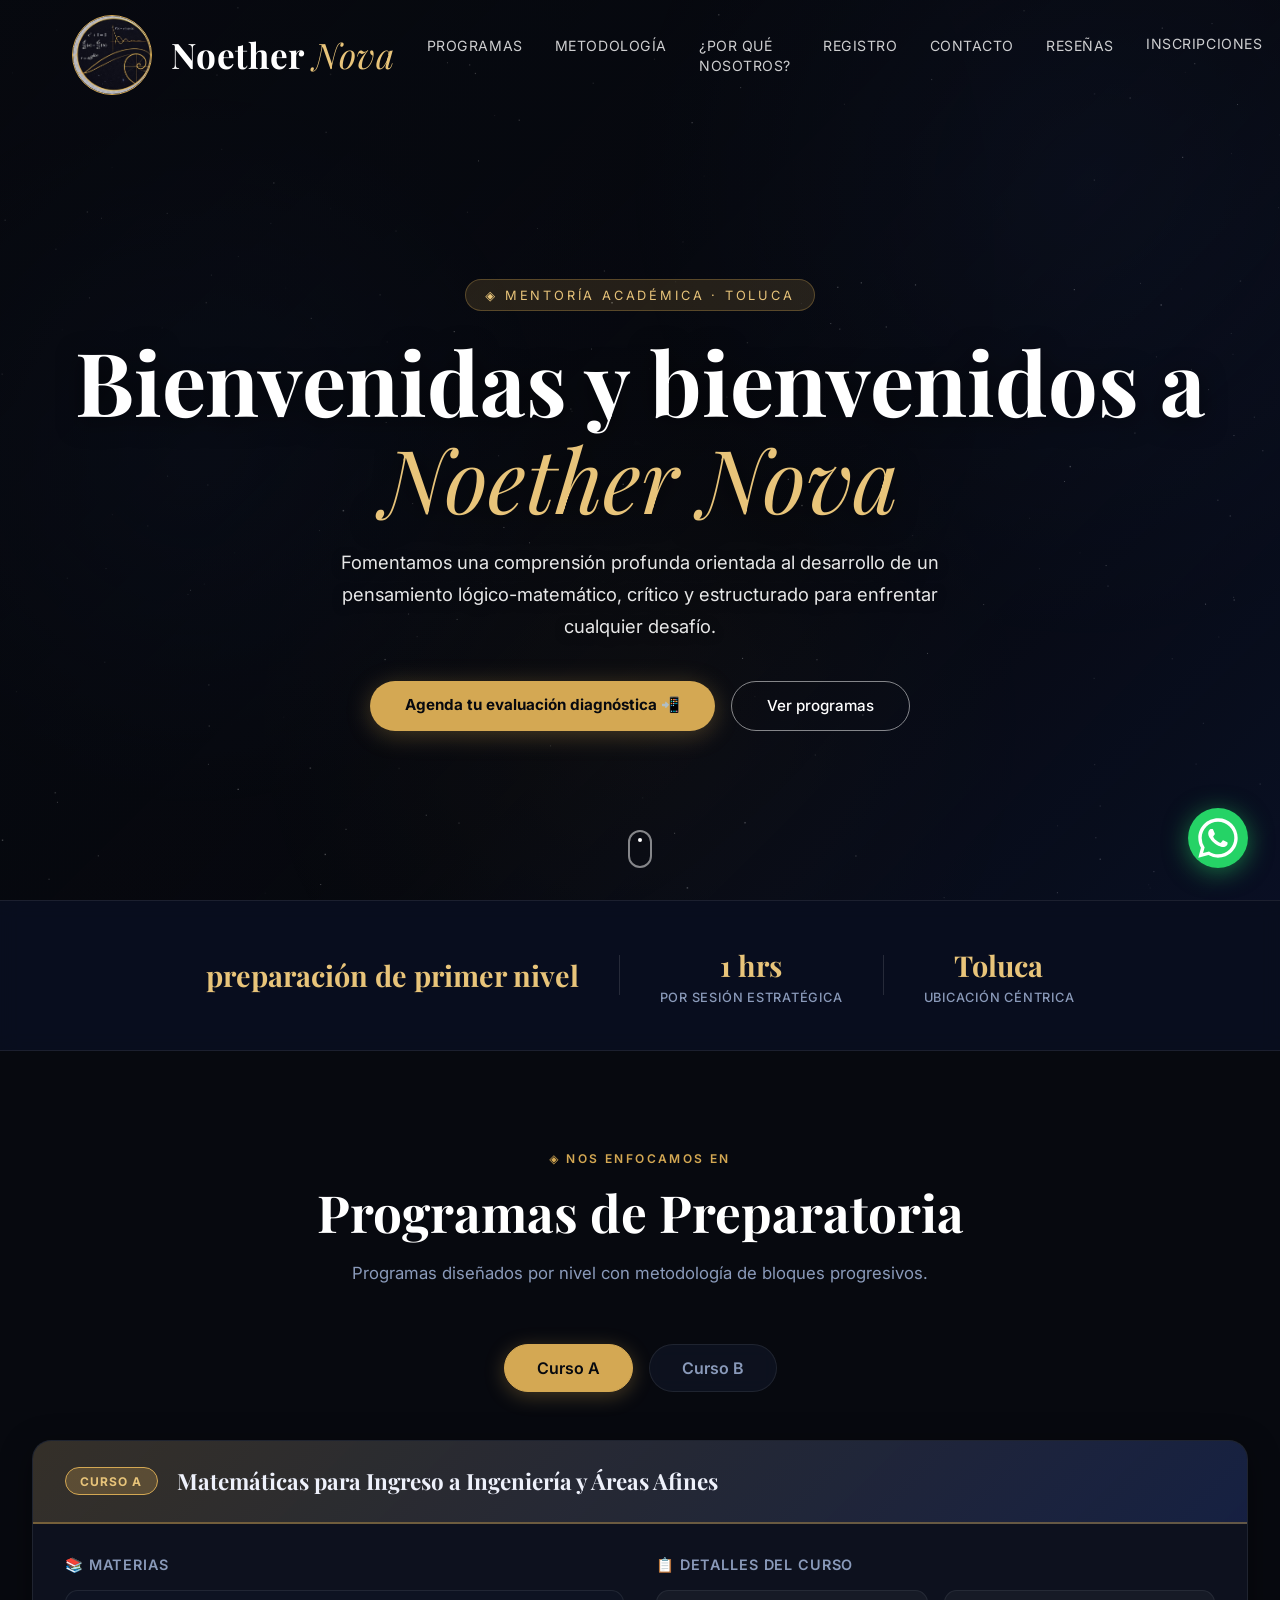
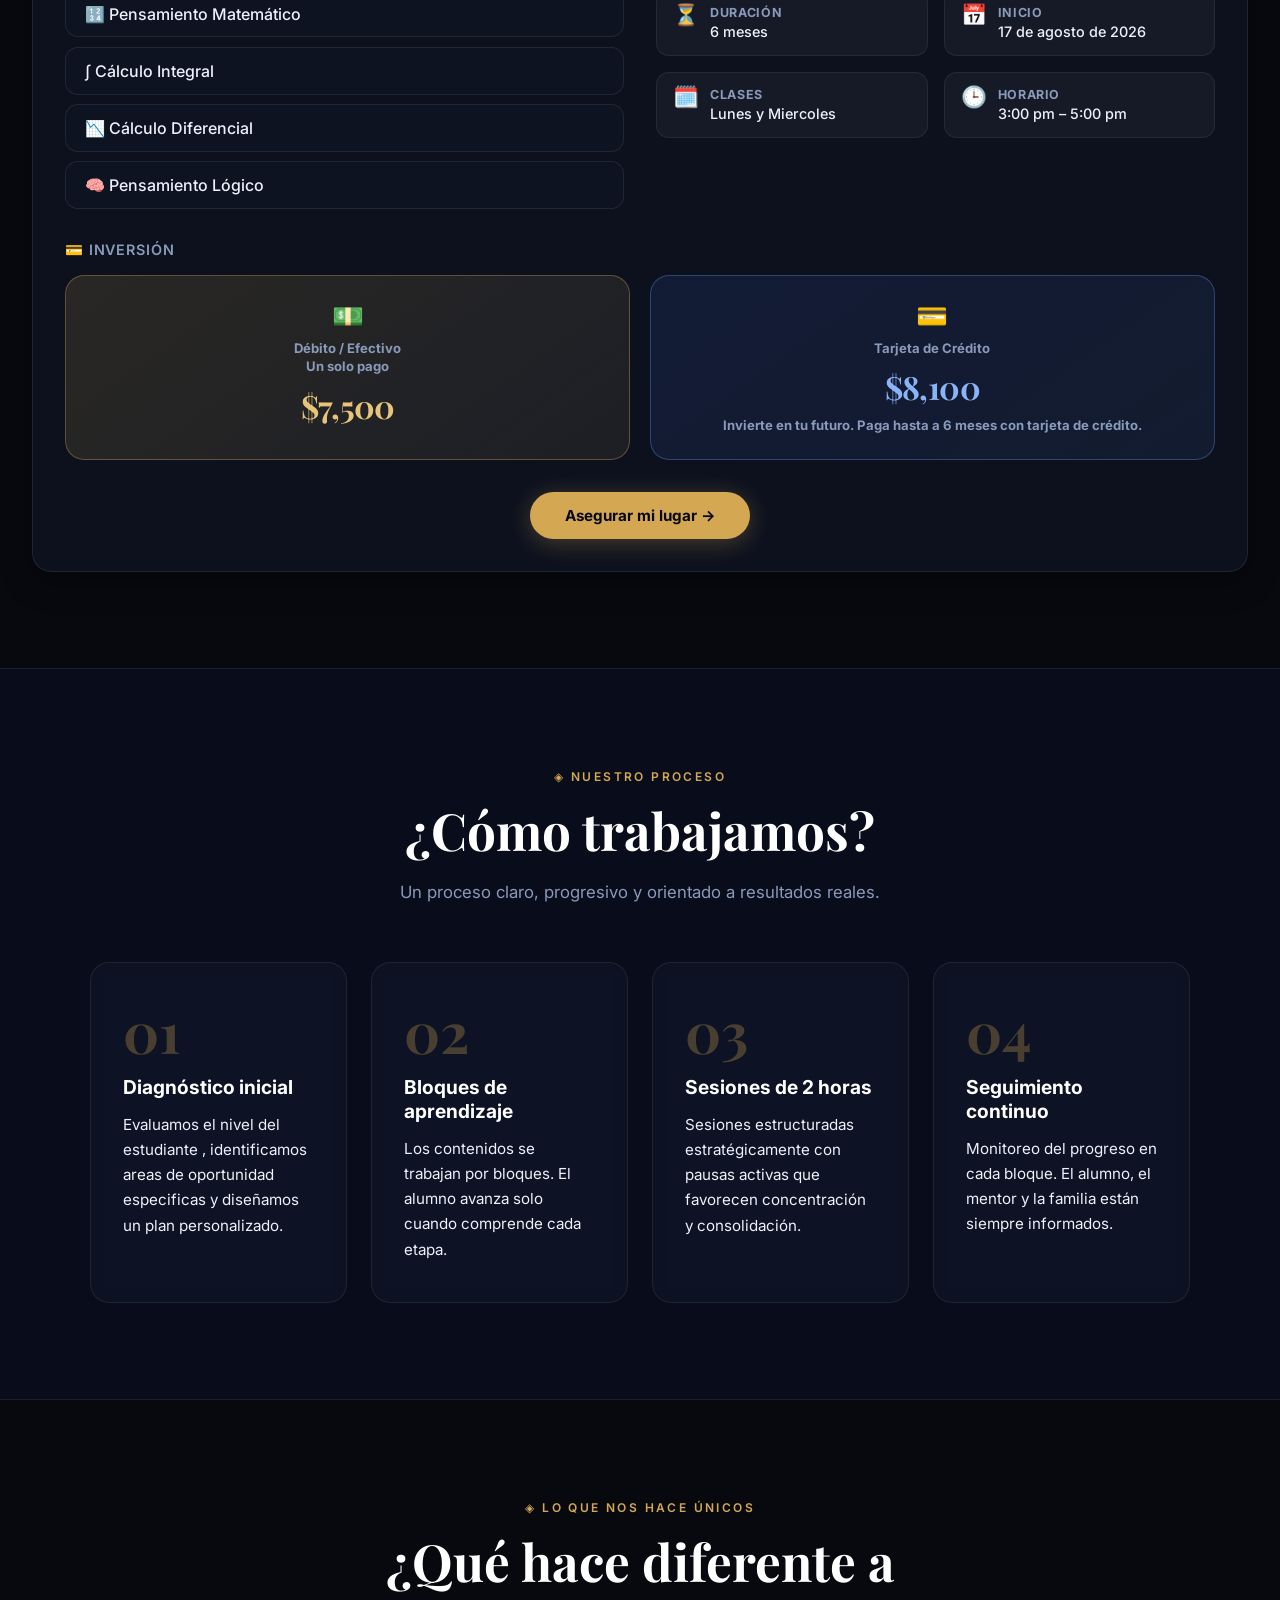
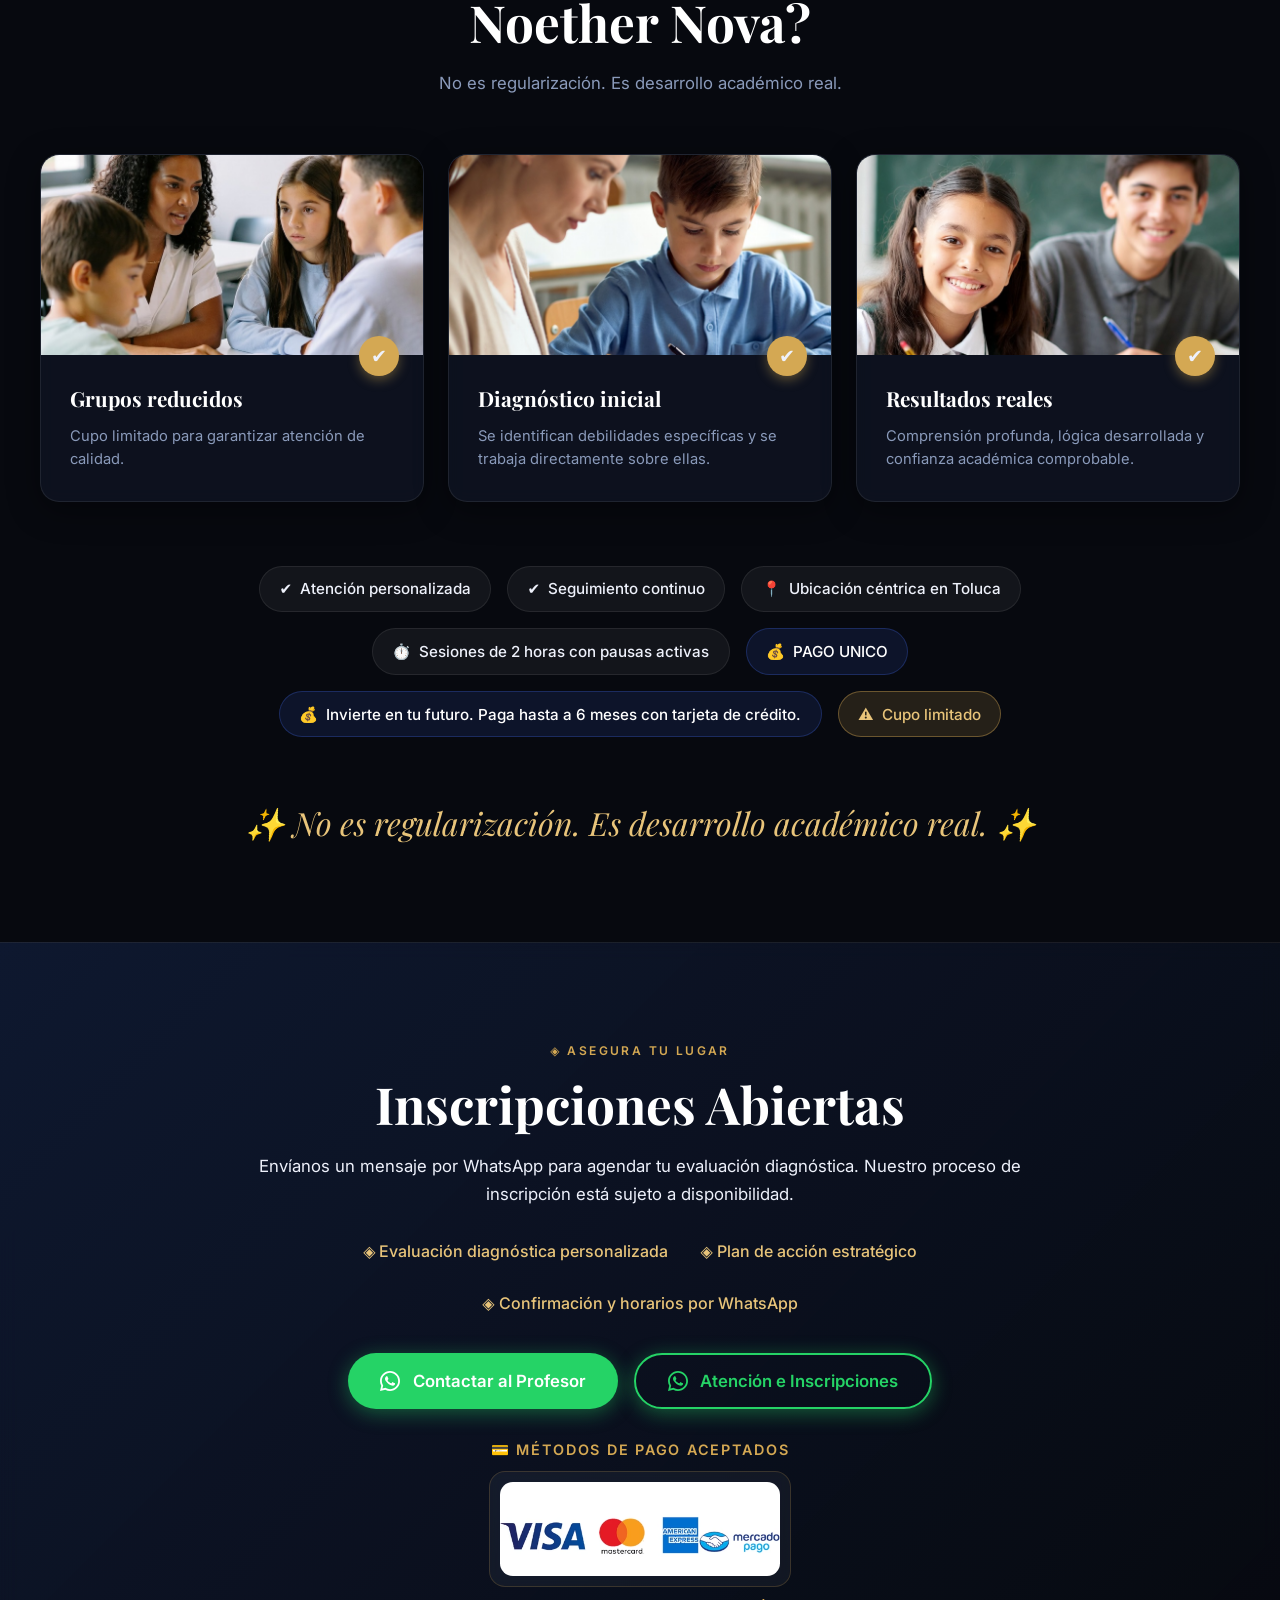
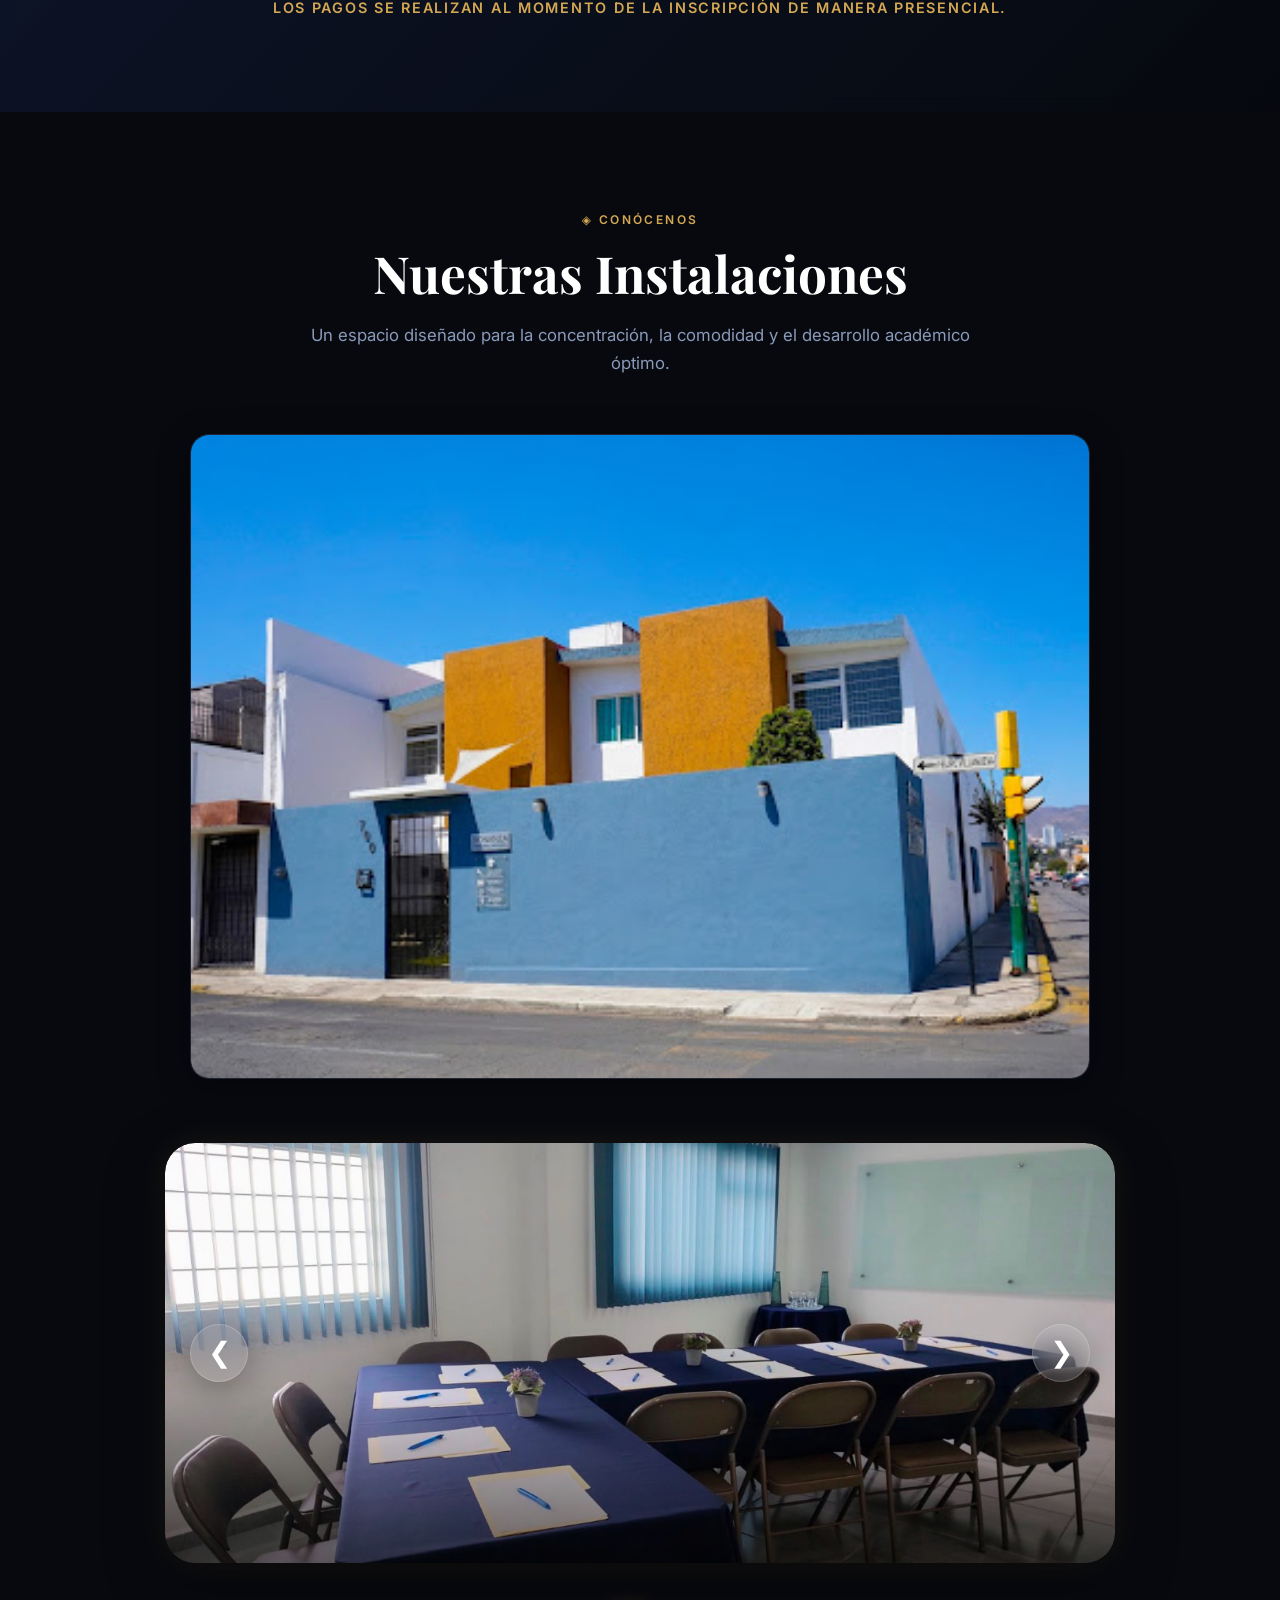
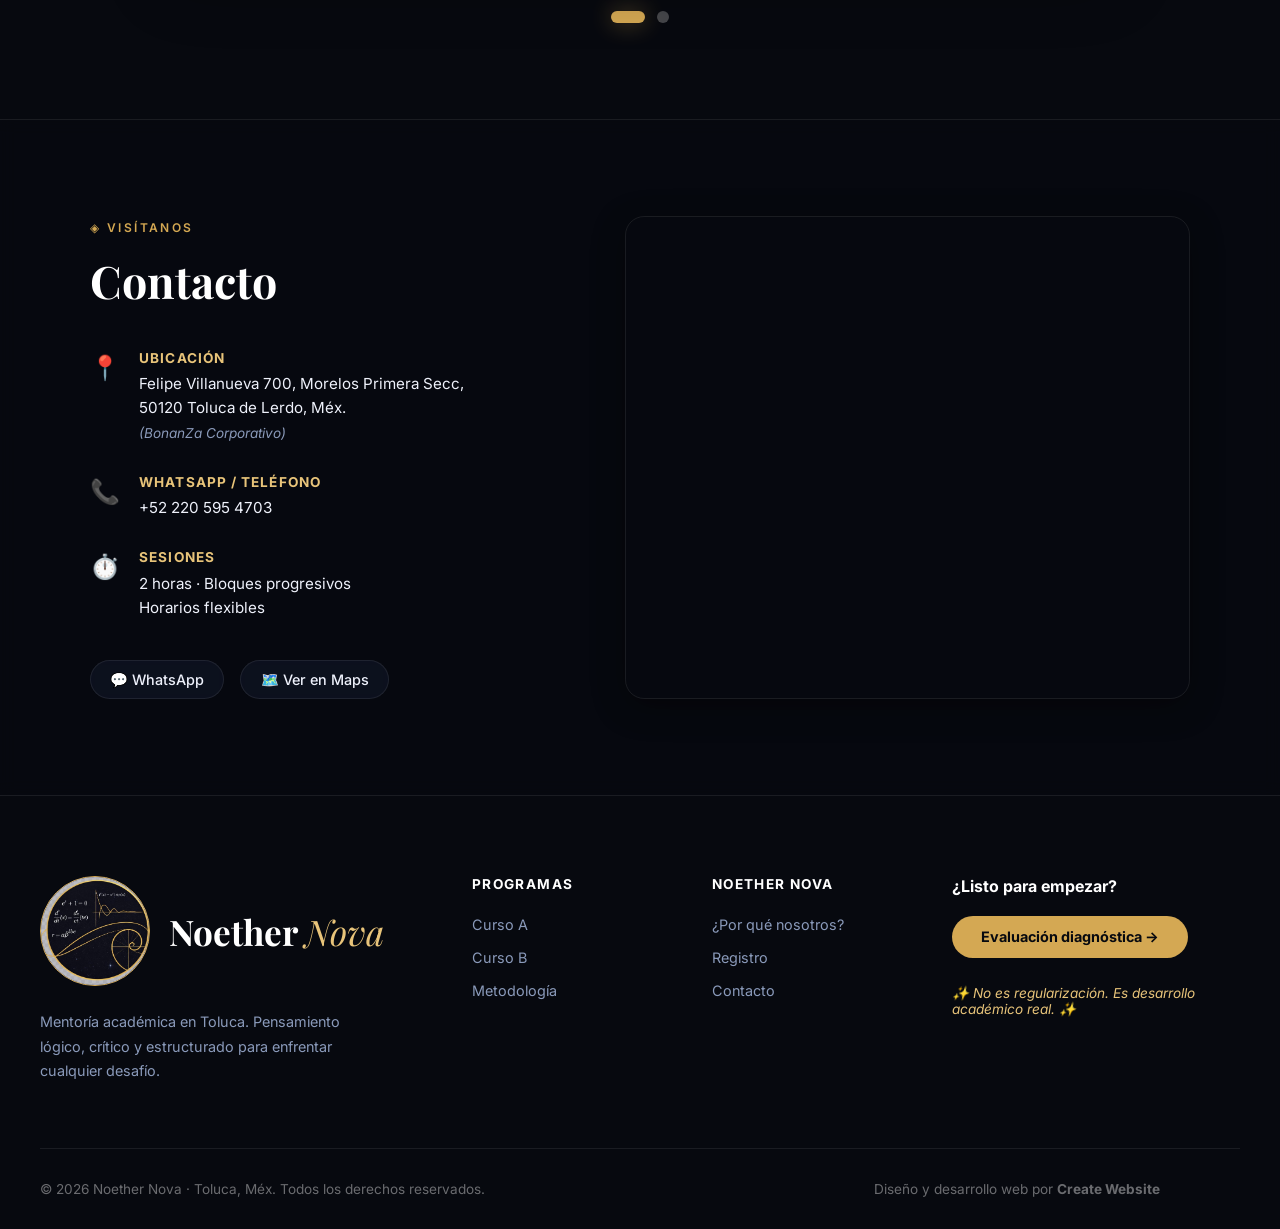
<file: index.html>
<!DOCTYPE html>
<html lang="es">

<head>
  <meta charset="UTF-8" />
  <meta name="viewport" content="width=device-width, initial-scale=1.0" />
  <title>Noether Nova | Mentoría Académica · Toluca</title>
  <link rel="icon" href="img/logo mejorado.jpg" type="image/jpeg">
  <meta name="description"
    content="Mentoría académica en Toluca. Preparación para Preparatoria y Universidad. Grupos reducidos, atención personalizada y resultados reales. $350/hr." />
  <link rel="preconnect" href="https://fonts.googleapis.com" />
  <link rel="preconnect" href="https://fonts.gstatic.com" crossorigin />
  <link
    href="https://fonts.googleapis.com/css2?family=Playfair+Display:ital,wght@0,400;0,600;0,700;1,400&family=Inter:wght@300;400;500;600&display=swap"
    rel="stylesheet" />
  <link rel="stylesheet" href="style.css">
</head>

<body>
  <!-- CANVAS FOR STARS -->
  <canvas id="starsCanvas"></canvas>

  <!-- NAV -->
  <nav class="navbar" id="navbar">
    <div class="nav-inner">
      <a href="#" class="logo">
        <img src="img/logo mejorado.jpg" alt="Logo Noether Nova" />
        <span>Noether <em>Nova</em></span>
      </a>
      <ul class="nav-links" id="navLinks">
        <li><a href="#niveles">Programas</a></li>
        <li><a href="#metodologia">Metodología</a></li>
        <li><a href="#diferenciadores">¿Por qué nosotros?</a></li>
        <li><a href="#registro">Registro</a></li>
        <li><a href="#contacto">Contacto</a></li>
        <li><a href="./reseña.php">Reseñas</a></li>
        <a href="#registro" class="btn-regresar">
          Inscripciones
        </a>
      </ul>
      <button class="hamburger" id="hamburger" aria-label="Menú"><span></span><span></span><span></span></button>
    </div>
  </nav>

  <!-- HERO -->
  <header class="hero" id="inicio">
    <div class="hero-overlay"></div>
    <div class="hero-content">
      <span class="hero-tag">◈ Mentoría Académica · Toluca</span>
      <h1>Bienvenidas y bienvenidos a<br /><em>Noether Nova</em></h1>
      <p>Fomentamos una comprensión profunda orientada al desarrollo de un pensamiento lógico-matemático, crítico y
        estructurado para enfrentar cualquier desafío.</p>
      <div class="hero-btns">
        <a href="#registro" class="btn-primary">Agenda tu evaluación diagnóstica 📲</a>
        <a href="#niveles" class="btn-ghost">Ver programas</a>
      </div>
    </div>
    <div class="hero-scroll"><span></span></div>
  </header>

  <!-- STATS -->
  <section class="stats-band">
    <div class="stat"><strong>preparación de primer nivel</strong></div>
    <div class="stat-sep"></div>
    <div class="stat"><strong>2 hrs</strong><span>Por sesión estratégica</span></div>
    <div class="stat-sep"></div>
    <div class="stat"><strong>Toluca</strong><span>Ubicación céntrica</span></div>
  </section>

  <!-- NIVELES CON TABS -->
  <section class="section" id="niveles">
    <div class="section-header">
      <span class="section-tag">◈ Nos enfocamos en</span>
      <h2>Programas de Preparatoria</h2>
      <p>Programas diseñados por nivel con metodología de bloques progresivos.</p>
    </div>

    <!-- TABS -->
    <div class="tabs-wrap">
      <button class="tab-btn active" data-tab="cursoa">Curso A</button>
      <button class="tab-btn" data-tab="cursob">Curso B</button>
    </div>

    <!-- CURSO A -->
    <div class="tab-panel active" id="panel-cursoa">
      <div class="curso-card" data-anim>
        <div class="curso-header curso-header--a">
          <span class="curso-badge">CURSO A</span>
          <h3>Matemáticas para Ingreso a Ingeniería y Áreas Afines</h3>
        </div>
        <div class="curso-body">
          <div class="curso-cols">
            <div class="curso-materias">
              <h4>📚 Materias</h4>
              <ul class="area-list">
                <li>🔢 Pensamiento Matemático</li>
                <li>∫ Cálculo Integral</li>
                <li>📉 Cálculo Diferencial</li>
                <li>🧠 Pensamiento Lógico</li>
              </ul>
            </div>
            <div class="curso-info">
              <h4>📋 Detalles del curso</h4>
              <div class="curso-detail-grid">
                <div class="curso-detail-item">
                  <span class="curso-detail-icon">⏳</span>
                  <div><strong>Duración</strong>
                    <p>6 meses</p>
                  </div>
                </div>
                <div class="curso-detail-item">
                  <span class="curso-detail-icon">📅</span>
                  <div><strong>Inicio</strong>
                    <p>17 de agosto de 2026</p>
                  </div>
                </div>
                <div class="curso-detail-item">
                  <span class="curso-detail-icon">🗓️</span>
                  <div><strong>Clases</strong>
                    <p>Lunes y Miercoles </p>
                  </div>
                </div>
                <div class="curso-detail-item">
                  <span class="curso-detail-icon">🕒</span>
                  <div><strong>Horario</strong>
                    <p>3:00 pm – 5:00 pm</p>
                  </div>
                </div>
              </div>
            </div>
          </div>

          <div class="curso-precios">
            <h4>💳 Inversión</h4>
            <div class="precio-cards">
              <div class="precio-card precio-card--gold">
                <span class="precio-card-icon">💵</span>
                <strong>Débito / Efectivo<br>Un solo pago</strong>
                <div class="precio-monto">$7,500</div>
              </div>
              <div class="precio-card precio-card--blue">
                <span class="precio-card-icon">💳</span>
                <strong>Tarjeta de Crédito</strong>
                <div class="precio-monto">$8,100</div>
                <strong>Invierte en tu futuro. Paga hasta a 6 meses con tarjeta de crédito.</strong>
              </div>
            </div>
          </div>

          <div class="curso-cta">
            <a href="#registro" class="btn-primary">Asegurar mi lugar →</a>
          </div>
        </div>
      </div>
    </div>

    <!-- CURSO B -->
    <div class="tab-panel" id="panel-cursob">
      <div class="curso-card" data-anim>
        <div class="curso-header curso-header--b">
          <span class="curso-badge">CURSO B</span>
          <h3>General a Diferentes Carreras / Licenciaturas Universidad</h3>
        </div>
        <div class="curso-body">
          <div class="curso-cols">
            <div class="curso-materias">
              <h4>📚 Materias</h4>
              <ul class="area-list">
                <li>🔢 Pensamiento Matemático</li>
                <li>🧠 Pensamiento Lógico</li>
                <li>📖 Comprensión Lectora</li>
                <li>✍️ Redacción Indirecta</li>
              </ul>
            </div>
            <div class="curso-info">
              <h4>📋 Detalles del curso</h4>
              <div class="curso-detail-grid">
                <div class="curso-detail-item">
                  <span class="curso-detail-icon">⏳</span>
                  <div><strong>Duración</strong>
                    <p>6 meses</p>
                  </div>
                </div>
                <div class="curso-detail-item">
                  <span class="curso-detail-icon">📅</span>
                  <div><strong>Inicio</strong>
                    <p>17 de agosto de 2026</p>
                  </div>
                </div>
                <div class="curso-detail-item">
                  <span class="curso-detail-icon">🗓️</span>
                  <div><strong>Clases</strong>
                    <p>Martes y Jueves</p>
                  </div>
                </div>
                <div class="curso-detail-item">
                  <span class="curso-detail-icon">🕒</span>
                  <div><strong>Horario</strong>
                    <p>3:00 pm – 5:00 pm</p>
                  </div>
                </div>
              </div>
            </div>
          </div>

          <div class="curso-precios">
            <h4>💳 Inversión</h4>
            <div class="precio-cards">
              <div class="precio-card precio-card--gold">
                <span class="precio-card-icon">💵</span>
                <strong>Débito / Efectivo<br>Un solo pago</strong>
                <div class="precio-monto">$9,000</div>
              </div>
              <div class="precio-card precio-card--blue">
                <span class="precio-card-icon">💳</span>
                <strong>Tarjeta de Crédito</strong>
                <div class="precio-monto">$9,500</div>
                <strong>Invierte en tu futuro. Paga hasta a 6 meses con tarjeta de crédito.</strong>
              </div>
            </div>
          </div>

          <div class="curso-cta">
            <a href="#registro" class="btn-primary">Asegurar mi lugar →</a>
          </div>
        </div>
      </div>
    </div>
  </section>

  <!-- METODOLOGÍA VISUAL -->
  <section class="section section--navy" id="metodologia">
    <div class="section-header section-header--light">
      <span class="section-tag">◈ Nuestro proceso</span>
      <h2>¿Cómo trabajamos?</h2>
      <p>Un proceso claro, progresivo y orientado a resultados reales.</p>
    </div>
    <div class="steps-grid">
      <div class="step-card" data-anim>
        <div class="step-num">01</div>
        <h3>Diagnóstico inicial</h3>
        <p>Evaluamos el nivel del estudiante , identificamos areas de oportunidad especificas y diseñamos un plan
          personalizado.</p>
      </div>
      <div class="step-card" data-anim>
        <div class="step-num">02</div>
        <h3>Bloques de aprendizaje</h3>
        <p>Los contenidos se trabajan por bloques. El alumno avanza solo cuando comprende cada etapa.</p>
      </div>
      <div class="step-card" data-anim>
        <div class="step-num">03</div>
        <h3>Sesiones de 2 horas</h3>
        <p>Sesiones estructuradas estratégicamente con pausas activas que favorecen concentración y consolidación.</p>
      </div>
      <div class="step-card" data-anim>
        <div class="step-num">04</div>
        <h3>Seguimiento continuo</h3>
        <p>Monitoreo del progreso en cada bloque. El alumno, el mentor y la familia están siempre informados.</p>
      </div>
    </div>
  </section>

  <!-- DIFERENCIADORES -->
  <section class="section" id="diferenciadores">
    <div class="section-header">
      <span class="section-tag">◈ Lo que nos hace únicos</span>
      <h2>¿Qué hace diferente a Noether Nova?</h2>
      <p>No es regularización. Es desarrollo académico real.</p>
    </div>
    <div class="dif-grid">
      <div class="dif-card" data-anim>
        <div class="dif-img"><img src="./img/grupo.jpg" alt="Grupos reducidos" /></div>
        <div class="dif-body">
          <span class="dif-check">✔️</span>
          <h3>Grupos reducidos</h3>
          <p>Cupo limitado para garantizar atención de calidad.</p>
        </div>
      </div>
      <div class="dif-card" data-anim>
        <div class="dif-img"><img src="./img/analisamos_aprendisaje.jpg" alt="Diagnóstico inicial" /></div>
        <div class="dif-body">
          <span class="dif-check">✔️</span>
          <h3>Diagnóstico inicial</h3>
          <p>Se identifican debilidades específicas y se trabaja directamente sobre ellas.</p>
        </div>
      </div>
      <div class="dif-card" data-anim>
        <div class="dif-img"><img src="./img/resultadosReales.jpg" alt="Resultados reales" /></div>
        <div class="dif-body">
          <span class="dif-check">✔️</span>
          <h3>Resultados reales</h3>
          <p>Comprensión profunda, lógica desarrollada y confianza académica comprobable.</p>
        </div>
      </div>
    </div>

    <div class="dif-extras" data-anim>
      <div class="extra-item"><span>✔️</span> Atención personalizada</div>
      <div class="extra-item"><span>✔️</span> Seguimiento continuo</div>
      <div class="extra-item"><span>📍</span> Ubicación céntrica en Toluca</div>
      <div class="extra-item"><span>⏱️</span> Sesiones de 2 horas con pausas activas</div>
      <div class="extra-item price-item"><span>💰</span> PAGO UNICO</div>
      <div class="extra-item price-item"><span>💰</span> Invierte en tu futuro.
        Paga hasta a 6 meses con tarjeta de crédito.</div>
      <div class="extra-item warn-item"><span>⚠️</span> Cupo limitado</div>
    </div>

    <div class="quote-banner" data-anim>
      ✨ No es regularización. Es desarrollo académico real. ✨
    </div>
  </section>

  <!-- REGISTRO -->
  <section class="section section--cta" id="registro">
    <div class="reservar-inner">
      <div class="reservar-text center-text">
        <span class="section-tag">◈ Asegura tu lugar</span>
        <h2>Inscripciones Abiertas</h2>
        <p>Envíanos un mensaje por WhatsApp para agendar tu evaluación diagnóstica. Nuestro proceso de inscripción está
          sujeto a disponibilidad.</p>
        <ul class="reservar-perks inline-perks">
          <li>◈ Evaluación diagnóstica personalizada</li>
          <li>◈ Plan de acción estratégico</li>
          <li>◈ Confirmación y horarios por WhatsApp</li>
        </ul>
        <div class="btns-wa">

          <a href="https://wa.me/522205954703?text=Hola%20Noether%20Nova%2C%20quiero%20agendar%20mi%20evaluaci%C3%B3n%20diagn%C3%B3stica"
            class="btn-wa" target="_blank">

            <svg viewBox="0 0 24 24" fill="currentColor" width="20" height="20">
              <path
                d="M17.472 14.382c-.297-.149-1.758-.867-2.03-.967-.273-.099-.471-.148-.67.15-.197.297-.767.966-.94 1.164-.173.199-.347.223-.644.075-.297-.15-1.255-.463-2.39-1.475-.883-.788-1.48-1.761-1.653-2.059-.173-.297-.018-.458.13-.606.134-.133.298-.347.446-.52.149-.174.198-.298.298-.497.099-.198.05-.371-.025-.52-.075-.149-.669-1.612-.916-2.207-.242-.579-.487-.5-.669-.51-.173-.008-.371-.01-.57-.01-.198 0-.52.074-.792.372-.272.297-1.04 1.016-1.04 2.479 0 1.462 1.065 2.875 1.213 3.074.149.198 2.096 3.2 5.077 4.487.709.306 1.262.489 1.694.625.712.227 1.36.195 1.871.118.571-.085 1.758-.719 2.006-1.413.248-.694.248-1.289.173-1.413-.074-.124-.272-.198-.57-.347z" />
              <path
                d="M12 0C5.373 0 0 5.373 0 12c0 2.123.554 4.118 1.528 5.845L0 24l6.335-1.505A11.95 11.95 0 0 0 12 24c6.627 0 12-5.373 12-12S18.627 0 12 0zm0 21.818a9.808 9.808 0 0 1-5.002-1.369l-.359-.213-3.722.885.916-3.617-.234-.372A9.808 9.808 0 0 1 2.182 12C2.182 6.57 6.57 2.182 12 2.182c5.431 0 9.818 4.388 9.818 9.818 0 5.431-4.387 9.818-9.818 9.818z" />
            </svg>

            Contactar al Profesor

          </a>


          <a href="https://wa.me/527224149500?text=Hola%20Noether%20Nova%2C%20quiero%20agendar%20mi%20evaluaci%C3%B3n%20diagn%C3%B3stica"
            class="btn-wa btn-wa-secundario" target="_blank">

            <svg viewBox="0 0 24 24" fill="currentColor" width="20" height="20">
              <path
                d="M17.472 14.382c-.297-.149-1.758-.867-2.03-.967-.273-.099-.471-.148-.67.15-.197.297-.767.966-.94 1.164-.173.199-.347.223-.644.075-.297-.15-1.255-.463-2.39-1.475-.883-.788-1.48-1.761-1.653-2.059-.173-.297-.018-.458.13-.606.134-.133.298-.347.446-.52.149-.174.198-.298.298-.497.099-.198.05-.371-.025-.52-.075-.149-.669-1.612-.916-2.207-.242-.579-.487-.5-.669-.51-.173-.008-.371-.01-.57-.01-.198 0-.52.074-.792.372-.272.297-1.04 1.016-1.04 2.479 0 1.462 1.065 2.875 1.213 3.074.149.198 2.096 3.2 5.077 4.487.709.306 1.262.489 1.694.625.712.227 1.36.195 1.871.118.571-.085 1.758-.719 2.006-1.413.248-.694.248-1.289.173-1.413-.074-.124-.272-.198-.57-.347z" />
              <path
                d="M12 0C5.373 0 0 5.373 0 12c0 2.123.554 4.118 1.528 5.845L0 24l6.335-1.505A11.95 11.95 0 0 0 12 24c6.627 0 12-5.373 12-12S18.627 0 12 0zm0 21.818a9.808 9.808 0 0 1-5.002-1.369l-.359-.213-3.722.885.916-3.617-.234-.372A9.808 9.808 0 0 1 2.182 12C2.182 6.57 6.57 2.182 12 2.182c5.431 0 9.818 4.388 9.818 9.818 0 5.431-4.387 9.818-9.818 9.818z" />
            </svg>

            Atención e Inscripciones

          </a>

        </div>

        <div class="metodos-pago">
          <span class="metodos-pago-label">💳 Métodos de pago aceptados</span>
          <div class="metodos-pago-img-wrap">
            <img src="img/pago.avif" alt="Métodos de pago" class="metodos-pago-img" />
          </div>
          <span class="metodos-pago-label">Los pagos se realizan al momento de la inscripción de manera
            presencial.</span>
        </div>
      </div>
    </div>
  </section>

  <!-- INSTALACIONES -->
  <section class="section section--soft" id="instalaciones">
    <div class="section-header">
      <span class="section-tag">◈ Conócenos</span>
      <h2>Nuestras Instalaciones</h2>
      <p>Un espacio diseñado para la concentración, la comodidad y el desarrollo académico óptimo.</p>
    </div>
    <div class="inst-single">
      <div class="inst-img-wrapper" data-anim>
        <img src="img/lugar de asesoria.jpg" alt="Instalaciones Noether Nova" />
      </div>
    </div>
    <div class="carrusel">

      <button class="prev">&#10094;</button>

      <div class="carrusel-container">

        <img src="./img/gal1.jpeg" class="slide active">

        <img src="./img/gal2.jpeg" class="slide">

      </div>

      <button class="next">&#10095;</button>

    </div>


    <div class="indicadores">

      <span class="dot active"></span>
      <span class="dot"></span>

    </div>
  </section>


  <!-- CONTACTO Y MAPA -->
  <section class="section section--dark" id="contacto">
    <div class="contacto-grid">
      <div class="contacto-info">
        <span class="section-tag">◈ Visítanos</span>
        <h2>Contacto</h2>
        <div class="info-item">
          <span class="info-icon">📍</span>
          <div><strong>Ubicación</strong>
            <p>Felipe Villanueva 700, Morelos Primera Secc,<br />50120 Toluca de Lerdo, Méx.<br /><em>(BonanZa
                Corporativo)</em></p>
          </div>
        </div>
        <div class="info-item">
          <span class="info-icon">📞</span>
          <div><strong>WhatsApp / Teléfono</strong>
            <p>+52 220 595 4703</p>
          </div>
        </div>
        <div class="info-item">
          <span class="info-icon">⏱️</span>
          <div><strong>Sesiones</strong>
            <p>2 horas · Bloques progresivos<br />Horarios flexibles</p>
          </div>
        </div>
        <div class="social-links">
          <a href="https://wa.me/522205954703" class="social-btn" target="_blank">💬 WhatsApp</a>
          <a href="https://maps.app.goo.gl/WwSaxDJcxLnqQvec6" class="social-btn" target="_blank">🗺️ Ver en Maps</a>
        </div>
      </div>
      <div class="contacto-map">
        <iframe
          src="https://www.google.com/maps/embed?pb=!1m18!1m12!1m3!1d3762.5!2d-99.6655291!3d19.2811179!2m3!1f0!2f0!3f0!3m2!1i1024!2i768!4f13.1!3m3!1m2!1s0x85cd8900926143ff%3A0x9de38edbd9b6b082!2sBonanZa%20Corporativo!5e0!3m2!1ses!2smx!4v1"
          width="100%" height="100%" style="border:0;border-radius:1rem;" allowfullscreen="" loading="lazy"></iframe>
      </div>
    </div>
  </section>

  <!-- FOOTER -->
  <footer class="footer">
    <div class="footer-inner">
      <div class="footer-brand">
        <div class="footer-logo">
          <img src="img/logo mejorado.jpg" alt="Logo Noether Nova" />
          <span class="footer-name">Noether <em>Nova</em></span>
        </div>
        <p>Mentoría académica en Toluca. Pensamiento lógico, crítico y estructurado para enfrentar cualquier desafío.
        </p>
      </div>
      <div class="footer-links">
        <strong>Programas</strong>
        <a href="#niveles">Curso A</a>
        <a href="#niveles">Curso B</a>
        <a href="#metodologia">Metodología</a>
      </div>
      <div class="footer-links">
        <strong>Noether Nova</strong>
        <a href="#diferenciadores">¿Por qué nosotros?</a>
        <a href="#registro">Registro</a>
        <a href="#contacto">Contacto</a>
      </div>
      <div class="footer-cta">
        <strong>¿Listo para empezar?</strong>
        <a href="#registro" class="btn-footer">Evaluación diagnóstica →</a>
        <p class="footer-small">✨ No es regularización. Es desarrollo académico real. ✨</p>
      </div>
    </div>
    <div class="footer-bottom">
      <div class="footer-copy">© 2026 Noether Nova · Toluca, Méx. Todos los derechos reservados.</div>
      <div class="footer-copy">Diseño y desarrollo web por <strong>Create Website</strong></div>
    </div>
  </footer>

  <!-- FLOAT WA -->
  <a href="https://wa.me/522205954703?text=Hola%20Noether%20Nova%2C%20quiero%20informes%20sobre%20la%20mentor%C3%ADa"
    class="wa-float" target="_blank">
    <svg viewBox="0 0 32 32" fill="none">
      <circle cx="16" cy="16" r="16" fill="#25D366" />
      <path
        d="M23.5 8.5A10.45 10.45 0 0 0 16 5.5C10.2 5.5 5.5 10.2 5.5 16c0 1.85.48 3.65 1.4 5.23L5.5 26.5l5.4-1.37A10.47 10.47 0 0 0 16 26.5c5.8 0 10.5-4.7 10.5-10.5 0-2.8-1.09-5.43-3-7.5zm-7.5 16.15c-1.57 0-3.1-.42-4.44-1.22l-.32-.19-3.2.81.84-3.1-.2-.33A8.7 8.7 0 0 1 7.3 16c0-4.8 3.91-8.7 8.7-8.7 2.32 0 4.5.9 6.14 2.54A8.64 8.64 0 0 1 24.7 16c0 4.8-3.9 8.65-8.7 8.65zm4.76-6.5c-.26-.13-1.54-.76-1.78-.84-.24-.09-.41-.13-.58.13-.17.26-.65.84-.8 1.01-.14.17-.29.2-.55.07-.26-.13-1.1-.41-2.1-1.3-.78-.7-1.3-1.56-1.45-1.82-.15-.26-.02-.4.11-.53.12-.12.26-.3.39-.46.13-.16.17-.26.26-.43.09-.17.04-.32-.02-.45-.07-.13-.58-1.4-.8-1.92-.21-.5-.43-.43-.58-.44h-.5c-.17 0-.45.06-.69.3-.24.26-.9.88-.9 2.14s.92 2.48 1.05 2.65c.13.17 1.8 2.75 4.36 3.86.61.26 1.08.42 1.45.54.61.19 1.17.16 1.6.1.49-.07 1.5-.61 1.72-1.2.21-.58.21-1.08.14-1.19-.06-.1-.23-.16-.49-.29z"
        fill="white" />
    </svg>
  </a>

  <script src="app.js"></script>
</body>

</html>
</file>
<file: style.css>
/* ── ROOT ─────────────────────────────────── */
:root {
  --space-dark: #07090f;
  --space-card: rgba(16, 22, 38, 0.7);
  --space-card-hover: rgba(24, 34, 58, 0.9);
  --navy: #0a1128;
  --navy2: #121d40;
  --blue: #2a4494;
  --gold: #d4a853;
  --gold2: #e8c47a;
  --cream: #f8f9ff;
  --text: #eef1fb;
  --muted: #8a9aba;
  --white: #ffffff;
  --radius: 1.2rem;
  --shadow: 0 8px 32px rgba(0, 0, 0, .4);
  --border-glass: 1px solid rgba(255, 255, 255, 0.08);
  --font-serif: 'Playfair Display', Georgia, serif;
  --font-sans: 'Inter', system-ui, sans-serif;
  --nav-h: 110px;
}

*,
*::before,
*::after {
  box-sizing: border-box;
  margin: 0;
  padding: 0;
}

html {
  scroll-behavior: smooth;
}

/* ── STARRY BACKGROUND ── */
body {
  font-family: var(--font-sans);
  background-color: var(--space-dark);
  color: var(--text);
  overflow-x: hidden;
  position: relative;
}

/* Background Stars Effect */
body::before {
  content: '';
  position: fixed;
  top: 0;
  left: 0;
  right: 0;
  bottom: 0;
  z-index: -1;
  background-image:
    radial-gradient(circle at 15% 50%, rgba(20, 35, 70, 0.4), transparent 30%),
    radial-gradient(circle at 85% 20%, rgba(42, 68, 148, 0.25), transparent 35%),
    radial-gradient(circle at 50% 80%, rgba(212, 168, 83, 0.08), transparent 40%);
}

#starsCanvas {
  position: fixed;
  top: 0;
  left: 0;
  right: 0;
  bottom: 0;
  width: 100vw;
  height: 100vh;
  z-index: -2;
  pointer-events: none;
}

img {
  display: block;
  width: 100%;
  height: 100%;
  object-fit: cover;
}

a {
  text-decoration: none;
  color: inherit;
}

ul {
  list-style: none;
}

/* ── NAVBAR ──────────────────────────────── */
.navbar {
  position: fixed;
  top: 0;
  left: 0;
  right: 0;
  z-index: 900;
  height: var(--nav-h);
  transition: background .4s, box-shadow .4s, backdrop-filter .4s;
  border-bottom: 1px solid transparent;
}

.navbar.scrolled {
  background: rgba(7, 9, 15, 0.85);
  backdrop-filter: blur(16px);
  border-bottom: var(--border-glass);
  box-shadow: 0 4px 30px rgba(0, 0, 0, .5);
}

.nav-inner {
  max-width: 1200px;
  margin: 0 auto;
  height: 100%;
  display: flex;
  align-items: center;
  gap: 2rem;
  padding: 0 2rem;
}

.logo {
  display: flex;
  align-items: center;
  gap: 1.2rem;
  font-family: var(--font-serif);
  font-size: 2.2rem;
  font-weight: 700;
  color: var(--white);
  letter-spacing: .02em;
  white-space: nowrap;
}

.logo img {
  width: 80px;
  height: 80px;
  border-radius: 50%;
  border: 1px solid var(--gold);
}

.logo em {
  color: var(--gold2);
  font-style: italic;
  font-weight: 400;
}

.nav-links {
  display: flex;
  gap: 2rem;
  margin-left: auto;
}

.nav-links a {
  color: rgba(255, 255, 255, .8);
  font-size: .88rem;
  font-weight: 400;
  letter-spacing: .04em;
  text-transform: uppercase;
  transition: color .2s;
}

.nav-links a:hover {
  color: var(--gold2);
}

.btn-nav {
  background: var(--gold);
  color: var(--space-dark);
  padding: .55rem 1.4rem;
  border-radius: 2rem;
  font-size: .85rem;
  font-weight: 700;
  letter-spacing: .03em;
  transition: background .2s, transform .2s;
  white-space: nowrap;
}

.btn-nav:hover {
  background: var(--gold2);
  transform: translateY(-1px);
}

.hamburger {
  display: none;
  flex-direction: column;
  gap: 5px;
  background: none;
  border: none;
  cursor: pointer;
  padding: 4px;
}

.hamburger span {
  display: block;
  width: 24px;
  height: 2px;
  background: var(--white);
  border-radius: 2px;
  transition: .3s;
}

/* ── HERO ─────────────────────────────────── */
.hero {
  position: relative;
  height: 100vh;
  min-height: 620px;
  display: flex;
  align-items: center;
  justify-content: center;
  overflow: hidden;
  padding-top: var(--nav-h);
}

.hero-bg {
  position: absolute;
  inset: 0;
  object-fit: cover;
  object-position: center;
  transform: scale(1.05);
  transition: transform 8s ease;
}

.hero:hover .hero-bg {
  transform: scale(1);
}

.hero-overlay {
  position: absolute;
  inset: 0;
  background: linear-gradient(135deg, rgba(7, 9, 15, .85) 0%, rgba(7, 9, 15, .6) 60%, rgba(10, 17, 40, .8) 100%);
  z-index: 1;
}

.hero-content {
  position: relative;
  z-index: 2;
  text-align: center;
  color: var(--white);
  padding: 0 1.5rem;
  animation: fadeUp .9s ease both;
}

.hero-tag {
  display: inline-block;
  margin-bottom: 1.4rem;
  font-size: .8rem;
  letter-spacing: .22em;
  text-transform: uppercase;
  color: var(--gold2);
  background: rgba(212, 168, 83, .15);
  border: 1px solid rgba(212, 168, 83, .3);
  padding: .45rem 1.2rem;
  border-radius: 2rem;
  backdrop-filter: blur(4px);
}

.hero-content h1 {
  font-family: var(--font-serif);
  font-size: clamp(2.8rem, 7vw, 5.5rem);
  font-weight: 700;
  line-height: 1.1;
  margin-bottom: 1.2rem;
  text-shadow: 0 4px 24px rgba(0, 0, 0, .6);
}

.hero-content h1 em {
  color: var(--gold2);
  font-style: italic;
  font-weight: 400;
}

.hero-content p {
  font-size: clamp(.95rem, 2vw, 1.15rem);
  max-width: 600px;
  margin: 0 auto 2.4rem;
  color: rgba(255, 255, 255, .9);
  line-height: 1.75;
  text-shadow: 0 2px 10px rgba(0, 0, 0, .5);
}

.hero-btns {
  display: flex;
  gap: 1rem;
  justify-content: center;
  flex-wrap: wrap;
}

.btn-primary {
  background: var(--gold);
  color: var(--space-dark);
  padding: .9rem 2.2rem;
  border-radius: 2rem;
  font-size: .95rem;
  font-weight: 700;
  transition: background .2s, transform .2s, box-shadow .2s;
  box-shadow: 0 4px 24px rgba(212, 168, 83, .3);
}

.btn-primary:hover {
  background: var(--gold2);
  transform: translateY(-2px);
  box-shadow: 0 8px 32px rgba(212, 168, 83, .4);
}

.btn-ghost {
  color: var(--white);
  padding: .9rem 2.2rem;
  border-radius: 2rem;
  font-size: .95rem;
  font-weight: 500;
  border: 1px solid rgba(255, 255, 255, .5);
  transition: border-color .2s, background .2s;
  backdrop-filter: blur(4px);
}

.btn-ghost:hover {
  border-color: var(--gold2);
  background: rgba(255, 255, 255, .1);
}

.hero-scroll {
  position: absolute;
  bottom: 2rem;
  left: 50%;
  transform: translateX(-50%);
  z-index: 2;
}

.hero-scroll span {
  display: block;
  width: 24px;
  height: 38px;
  border: 2px solid rgba(255, 255, 255, .5);
  border-radius: 12px;
  position: relative;
}

.hero-scroll span::after {
  content: '';
  position: absolute;
  top: 6px;
  left: 50%;
  transform: translateX(-50%);
  width: 4px;
  height: 4px;
  background: var(--white);
  border-radius: 50%;
  animation: scrollDot 1.8s ease-in-out infinite;
}

/* ── STATS BAND ──────────────────────────── */
.stats-band {
  background: rgba(10, 17, 40, 0.6);
  display: flex;
  align-items: center;
  justify-content: center;
  gap: 0;
  flex-wrap: wrap;
  padding: 2rem;
  border-top: var(--border-glass);
  border-bottom: var(--border-glass);
  backdrop-filter: blur(10px);
}

.stat {
  display: flex;
  flex-direction: column;
  align-items: center;
  gap: .4rem;
  padding: .8rem 2.5rem;
  text-align: center;
}

.stat strong {
  font-family: var(--font-serif);
  font-size: 1.8rem;
  font-weight: 700;
  color: var(--gold2);
}

.stat span {
  font-size: .8rem;
  color: var(--muted);
  letter-spacing: .06em;
  text-transform: uppercase;
  font-weight: 500;
}

.stat-sep {
  width: 1px;
  height: 40px;
  background: rgba(255, 255, 255, .12);
}

/* ── SECTION BASE ────────────────────────── */
.section {
  padding: 6rem 2rem;
  position: relative;
}

.section--dark {
  background: rgba(7, 9, 15, 0.6);
  backdrop-filter: blur(8px);
  border-top: var(--border-glass);
}

.section--navy {
  background: rgba(10, 17, 40, 0.5);
  backdrop-filter: blur(8px);
  border-top: var(--border-glass);
  border-bottom: var(--border-glass);
}

.section--soft {
  background: transparent;
}

.section--cta {
  background: linear-gradient(135deg, rgba(20, 35, 70, 0.6), rgba(7, 9, 15, 0.8));
  backdrop-filter: blur(10px);
  border-top: var(--border-glass);
}

.section-header {
  text-align: center;
  max-width: 680px;
  margin: 0 auto 3.5rem;
}

.section-tag {
  display: inline-block;
  margin-bottom: 1rem;
  font-size: .75rem;
  letter-spacing: .2em;
  text-transform: uppercase;
  color: var(--gold);
  font-weight: 600;
}

.section-header h2 {
  font-family: var(--font-serif);
  font-size: clamp(2.2rem, 5vw, 3.2rem);
  font-weight: 700;
  margin-bottom: 1rem;
  line-height: 1.2;
  color: var(--white);
}

.section-header p {
  color: var(--muted);
  line-height: 1.7;
  font-size: 1.05rem;
}

/* ── TABS ────────────────────────────────── */
.tabs-wrap {
  display: flex;
  justify-content: center;
  gap: 1rem;
  margin-bottom: 3rem;
}

.tab-btn {
  background: var(--space-card);
  border: var(--border-glass);
  color: var(--muted);
  padding: .8rem 2rem;
  border-radius: 2rem;
  font-size: 1rem;
  font-weight: 600;
  font-family: var(--font-sans);
  cursor: pointer;
  transition: all .3s ease;
  backdrop-filter: blur(8px);
}

.tab-btn:hover {
  background: var(--space-card-hover);
  color: var(--white);
}

.tab-btn.active {
  background: var(--gold);
  color: var(--space-dark);
  border-color: var(--gold);
  box-shadow: 0 4px 20px rgba(212, 168, 83, .3);
}

.tab-panel {
  display: none;
  animation: fadeIn .5s ease;
}

.tab-panel.active {
  display: block;
}

@keyframes fadeIn {
  from {
    opacity: 0;
    transform: translateY(10px);
  }

  to {
    opacity: 1;
    transform: translateY(0);
  }
}

/* ── NIVEL GRID ──────────────────────────── */
.nivel-grid {
  max-width: 1100px;
  margin: 0 auto 4rem;
  display: grid;
  grid-template-columns: 1fr 1.2fr;
  gap: 4rem;
  align-items: center;
}

.nivel-intro {
  border-radius: var(--radius);
  overflow: hidden;
  box-shadow: 0 12px 40px rgba(0, 0, 0, .6);
  border: var(--border-glass);
  height: 400px;
}

.nivel-content {
  opacity: 0;
  transform: translateY(20px);
  transition: all .6s ease;
}

.nivel-content.visible {
  opacity: 1;
  transform: translateY(0);
}

.nivel-content h3 {
  font-family: var(--font-serif);
  font-size: 2rem;
  color: var(--gold2);
  margin-bottom: 1rem;
}

.nivel-content p {
  color: var(--text);
  line-height: 1.7;
  margin-bottom: 1.5rem;
  font-size: 1.05rem;
}

.nivel-content h4 {
  color: var(--white);
  font-size: 1.1rem;
  margin-bottom: 1rem;
}

.area-list {
  display: flex;
  flex-direction: column;
  gap: .6rem;
}

.area-list li {
  background: var(--space-card);
  padding: .8rem 1.2rem;
  border-radius: .8rem;
  border: var(--border-glass);
  font-weight: 500;
  display: flex;
  align-items: center;
  gap: .8rem;
}

/* ── BLOQUES ─────────────────────────────── */
.bloques-section {
  max-width: 1100px;
  margin: 0 auto 4rem;
}

.bloques-header {
  text-align: center;
  margin-bottom: 2.5rem;
}

.bloques-header h3 {
  font-family: var(--font-serif);
  font-size: 2rem;
  color: var(--white);
  margin-bottom: .8rem;
}

.bloques-grid {
  display: grid;
  grid-template-columns: repeat(auto-fit, minmax(220px, 1fr));
  gap: 1.5rem;
}

.bloque-card {
  background: var(--space-card);
  border: var(--border-glass);
  padding: 2rem 1.5rem;
  border-radius: var(--radius);
  text-align: center;
  backdrop-filter: blur(8px);
  transition: transform .3s, border-color .3s;
}

.bloque-card:hover {
  transform: translateY(-5px);
  border-color: var(--gold);
}

.bloque-icon {
  font-size: 2.5rem;
  display: block;
  margin-bottom: 1rem;
}

.bloque-card strong {
  display: block;
  font-size: 1.2rem;
  color: var(--gold2);
  margin-bottom: .5rem;
}

.bloque-card p {
  color: var(--text);
  font-size: .95rem;
  line-height: 1.5;
}

/* ── OBJETIVO BOX ────────────────────────── */
.objetivo-box {
  max-width: 1100px;
  margin: 0 auto 4rem;
  background: rgba(42, 68, 148, 0.15);
  border: 1px solid rgba(42, 68, 148, 0.4);
  padding: 3rem;
  border-radius: var(--radius);
  backdrop-filter: blur(8px);
}

.objetivo-box h4 {
  font-family: var(--font-serif);
  font-size: 1.8rem;
  color: var(--white);
  margin-bottom: 2rem;
  text-align: center;
}

.objetivo-grid {
  display: grid;
  grid-template-columns: repeat(auto-fit, minmax(240px, 1fr));
  gap: 1.5rem;
  margin-bottom: 2rem;
}

.obj-item {
  display: flex;
  gap: .8rem;
  align-items: flex-start;
}

.obj-item span {
  color: var(--gold);
  font-size: 1.2rem;
}

.obj-item p {
  font-size: 1rem;
  color: var(--text);
  font-weight: 500;
  line-height: 1.5;
}

.nota {
  text-align: center;
  color: var(--gold2);
  font-size: .9rem;
  font-style: italic;
  background: rgba(212, 168, 83, .1);
  padding: 1rem;
  border-radius: .5rem;
}

.precio-cta {
  text-align: center;
  margin-top: 3rem;
}

.precio-badge {
  display: inline-block;
  font-size: 1.8rem;
  font-family: var(--font-serif);
  font-weight: 700;
  color: var(--white);
  margin-bottom: 1.5rem;
}

.precio-badge span {
  font-size: 1rem;
  font-family: var(--font-sans);
  color: var(--muted);
  font-weight: 400;
  text-transform: uppercase;
  letter-spacing: .05em;
}

/* ── METODOLOGÍA (STEPS) ──────────────────── */
.steps-grid {
  max-width: 1100px;
  margin: 0 auto;
  display: grid;
  grid-template-columns: repeat(auto-fit, minmax(240px, 1fr));
  gap: 1.5rem;
}

.step-card {
  background: var(--space-card);
  border: var(--border-glass);
  border-radius: var(--radius);
  padding: 2.5rem 2rem;
  backdrop-filter: blur(8px);
  opacity: 0;
  transform: translateY(24px);
  transition: opacity .6s ease, transform .6s ease;
}

.step-card.visible {
  opacity: 1;
  transform: translateY(0);
}

.step-num {
  font-family: var(--font-serif);
  font-size: 3.5rem;
  font-weight: 700;
  color: var(--gold);
  opacity: .3;
  line-height: 1;
  margin-bottom: 1rem;
}

.step-card h3 {
  color: var(--white);
  font-size: 1.2rem;
  margin-bottom: .8rem;
}

.step-card p {
  color: var(--text);
  font-size: .95rem;
  line-height: 1.65;
}

/* ── DIFERENCIADORES ─────────────────────── */
.dif-grid {
  max-width: 1200px;
  margin: 0 auto 4rem;
  display: grid;
  grid-template-columns: repeat(3, 1fr);
  gap: 1.5rem;
}

.dif-card {
  background: var(--space-card);
  border-radius: var(--radius);
  overflow: hidden;
  box-shadow: var(--shadow);
  border: var(--border-glass);
  backdrop-filter: blur(8px);
  transition: transform .3s;
}

.dif-card:hover {
  transform: translateY(-5px);
}

.dif-img {
  height: 200px;
}

.dif-body {
  padding: 1.8rem;
  position: relative;
}

.dif-check {
  position: absolute;
  top: -1.2rem;
  right: 1.5rem;
  background: var(--gold);
  width: 40px;
  height: 40px;
  border-radius: 50%;
  display: flex;
  align-items: center;
  justify-content: center;
  font-size: 1.2rem;
  box-shadow: 0 4px 12px rgba(212, 168, 83, .4);
}

.dif-body h3 {
  font-family: var(--font-serif);
  font-size: 1.3rem;
  margin-bottom: .8rem;
  color: var(--white);
}

.dif-body p {
  color: var(--muted);
  font-size: .92rem;
  line-height: 1.6;
}

.dif-extras {
  max-width: 900px;
  margin: 0 auto 4rem;
  display: flex;
  flex-wrap: wrap;
  justify-content: center;
  gap: 1rem;
}

.extra-item {
  background: rgba(255, 255, 255, .05);
  border: var(--border-glass);
  padding: .8rem 1.2rem;
  border-radius: 2rem;
  font-size: .95rem;
  font-weight: 500;
  display: flex;
  align-items: center;
  gap: .5rem;
}

.price-item {
  background: rgba(42, 68, 148, .2);
  border-color: rgba(42, 68, 148, .5);
  color: var(--white);
}

.warn-item {
  background: rgba(212, 168, 83, .15);
  border-color: rgba(212, 168, 83, .4);
  color: var(--gold2);
}

.quote-banner {
  max-width: 800px;
  margin: 0 auto;
  text-align: center;
  font-family: var(--font-serif);
  font-size: clamp(1.4rem, 3vw, 2rem);
  color: var(--gold2);
  font-style: italic;
  line-height: 1.4;
}

/* ── REGISTRO ────────────────────────────── */
.reservar-inner {
  max-width: 800px;
  margin: 0 auto;
}

.center-text {
  text-align: center;
}

.reservar-text h2 {
  font-family: var(--font-serif);
  font-size: clamp(2.2rem, 4vw, 3.2rem);
  font-weight: 700;
  margin-bottom: 1rem;
  line-height: 1.2;
  color: var(--white);
}

.reservar-text p {
  color: var(--text);
  line-height: 1.7;
  margin-bottom: 2rem;
  font-size: 1.05rem;
}

.reservar-perks {
  display: flex;
  flex-direction: column;
  gap: .8rem;
  margin-bottom: 2.5rem;
  text-align: left;
}

.inline-perks {
  flex-direction: row;
  flex-wrap: wrap;
  justify-content: center;
  gap: 2rem;
}

.reservar-perks li {
  font-size: 1rem;
  color: var(--gold2);
  font-weight: 500;
}

.btn-wa {
  display: inline-flex;
  align-items: center;
  justify-content: center;
  gap: .8rem;
  background: #25D366;
  color: white;
  padding: 1rem 2rem;
  border-radius: 2rem;
  font-weight: 600;
  font-size: 1.05rem;
  transition: background .2s, transform .2s;
  box-shadow: 0 4px 20px rgba(37, 211, 102, .4);
}

.btn-wa:hover {
  background: #20BA5A;
  transform: translateY(-2px);
}

.reservar-form {
  background: var(--space-card);
  border: var(--border-glass);
  border-radius: var(--radius);
  padding: 2.5rem;
  box-shadow: 0 12px 50px rgba(0, 0, 0, .5);
  backdrop-filter: blur(12px);
  display: flex;
  flex-direction: column;
  gap: 1.2rem;
}

.form-title {
  font-family: var(--font-serif);
  font-size: 1.6rem;
  color: var(--white);
  margin-bottom: .5rem;
  text-align: center;
}

.form-group {
  display: flex;
  flex-direction: column;
  gap: .5rem;
}

.form-group label {
  font-size: .8rem;
  font-weight: 600;
  color: var(--muted);
  text-transform: uppercase;
  letter-spacing: .07em;
}

.form-group input,
.form-group select {
  padding: .8rem 1rem;
  border-radius: .75rem;
  border: 1px solid rgba(255, 255, 255, .15);
  font-size: .95rem;
  font-family: var(--font-sans);
  color: var(--white);
  background: rgba(0, 0, 0, .2);
  transition: border-color .2s, box-shadow .2s;
  outline: none;
}

.form-group input:focus,
.form-group select:focus {
  border-color: var(--gold);
  box-shadow: 0 0 0 3px rgba(212, 168, 83, .2);
}

.form-group input::placeholder {
  color: rgba(255, 255, 255, .4);
}

.btn-form {
  background: linear-gradient(135deg, var(--gold), var(--gold2));
  color: var(--space-dark);
  border: none;
  cursor: pointer;
  padding: 1rem 1.5rem;
  border-radius: 2rem;
  margin-top: 1rem;
  font-size: 1rem;
  font-weight: 700;
  font-family: var(--font-sans);
  transition: opacity .2s, transform .2s;
  box-shadow: 0 4px 20px rgba(212, 168, 83, .4);
}

.btn-form:hover {
  opacity: .9;
  transform: translateY(-1px);
}

/* ── INSTALACIONES ───────────────────────── */
.inst-single {
  max-width: 900px;
  margin: 0 auto 4rem;
}

.inst-single .inst-img-wrapper img {
  height: auto;
  max-height: 700px;
  object-fit: contain;
  background: rgba(0, 0, 0, 0.3);
}

.inst-grid {
  max-width: 1100px;
  margin: 0 auto 4rem;
  display: grid;
  grid-template-columns: 1fr 1fr;
  gap: 2rem;
}

.inst-img-wrapper {
  background: var(--space-card);
  border-radius: var(--radius);
  overflow: hidden;
  border: var(--border-glass);
  box-shadow: var(--shadow);
  position: relative;
}

.inst-img-wrapper img {
  width: 100%;
  height: 350px;
  object-fit: cover;
  transition: transform .5s;
}

.inst-img-wrapper:hover img {
  transform: scale(1.05);
}

.inst-caption {
  position: absolute;
  bottom: 0;
  left: 0;
  right: 0;
  background: linear-gradient(to top, rgba(7, 9, 15, .9), transparent);
  color: var(--white);
  padding: 2rem 1.5rem 1rem;
  font-weight: 500;
  font-size: 1.05rem;
  font-family: var(--font-serif);
}

/* ── CONTACTO ────────────────────────────── */
.contacto-grid {
  max-width: 1100px;
  margin: 0 auto;
  display: grid;
  grid-template-columns: 1fr 1.2fr;
  gap: 4rem;
  align-items: stretch;
}

.contacto-info h2 {
  font-family: var(--font-serif);
  font-size: clamp(2rem, 4vw, 2.8rem);
  font-weight: 700;
  color: var(--white);
  margin-bottom: 2.5rem;
}

.info-item {
  display: flex;
  gap: 1.2rem;
  align-items: flex-start;
  margin-bottom: 1.8rem;
}

.info-icon {
  font-size: 1.5rem;
  flex-shrink: 0;
  margin-top: .2rem;
}

.info-item strong {
  display: block;
  color: var(--gold2);
  font-size: .85rem;
  text-transform: uppercase;
  letter-spacing: .08em;
  margin-bottom: .4rem;
}

.info-item p {
  color: var(--text);
  line-height: 1.6;
  font-size: .95rem;
}

.info-item em {
  color: var(--muted);
  font-size: .85rem;
}

.social-links {
  display: flex;
  gap: 1rem;
  flex-wrap: wrap;
  margin-top: 2.5rem;
}

.social-btn {
  display: inline-block;
  padding: .6rem 1.2rem;
  border: var(--border-glass);
  border-radius: 2rem;
  color: var(--text);
  font-size: .9rem;
  font-weight: 500;
  background: var(--space-card);
  backdrop-filter: blur(4px);
  transition: border-color .2s, background .2s;
}

.social-btn:hover {
  border-color: var(--gold2);
  background: rgba(212, 168, 83, .15);
  color: var(--white);
}

.contacto-map {
  border-radius: var(--radius);
  overflow: hidden;
  border: var(--border-glass);
  box-shadow: var(--shadow);
  min-height: 400px;
}

/* ── FOOTER ──────────────────────────────── */
.footer {
  background: var(--space-dark);
  padding: 5rem 2rem 2rem;
  border-top: var(--border-glass);
  position: relative;
  z-index: 10;
}

.footer-inner {
  max-width: 1200px;
  margin: 0 auto;
  display: grid;
  grid-template-columns: 2fr 1fr 1fr 1.5fr;
  gap: 3rem;
  padding-bottom: 4rem;
  border-bottom: var(--border-glass);
}

.footer-logo {
  display: flex;
  align-items: center;
  gap: 1.2rem;
  font-family: var(--font-serif);
  font-size: 2.2rem;
  font-weight: 700;
  color: var(--white);
  margin-bottom: 1.5rem;
}

.footer-logo img {
  width: 110px;
  height: 110px;
  border-radius: 50%;
  border: 1px solid var(--gold);
}

.footer-logo em {
  color: var(--gold2);
  font-style: italic;
  font-weight: 400;
}

.footer-brand p {
  color: var(--muted);
  font-size: .9rem;
  line-height: 1.7;
  max-width: 320px;
}

.footer-links {
  display: flex;
  flex-direction: column;
  gap: 1rem;
}

.footer-links strong {
  color: var(--white);
  font-size: .85rem;
  text-transform: uppercase;
  letter-spacing: .1em;
  margin-bottom: .5rem;
}

.footer-links a {
  color: var(--muted);
  font-size: .9rem;
  transition: color .2s;
}

.footer-links a:hover {
  color: var(--gold2);
}

.footer-cta {
  display: flex;
  flex-direction: column;
  gap: 1.2rem;
}

.footer-cta strong {
  color: var(--white);
  font-size: 1rem;
}

.btn-footer {
  display: inline-block;
  width: fit-content;
  background: var(--gold);
  color: var(--space-dark);
  padding: .8rem 1.8rem;
  border-radius: 2rem;
  font-size: .9rem;
  font-weight: 700;
  transition: background .2s;
}

.btn-footer:hover {
  background: var(--gold2);
}

.footer-small {
  color: var(--gold2);
  font-size: .85rem;
  font-style: italic;
  margin-top: .5rem;
}

.footer-credit {
  color: rgba(255, 255, 255, .3);
  font-size: .8rem;
  margin-top: 1rem;
}

.footer-credit strong {
  color: rgba(255, 255, 255, .6);
}

.footer-bottom {
  max-width: 1200px;
  margin: 2rem auto 0;
  display: flex;
  justify-content: space-between;
  align-items: center;
  flex-wrap: wrap;
  gap: 1rem;
  padding-right: 5rem;
}

.footer-copy {
  color: rgba(255, 255, 255, .4);
  font-size: .85rem;
  text-align: center;
}

/* ── FLOATING WA ─────────────────────────── */
.wa-float {
  position: fixed;
  bottom: 2rem;
  right: 2rem;
  z-index: 800;
  width: 60px;
  height: 60px;
  border-radius: 50%;
  box-shadow: 0 4px 24px rgba(37, 211, 102, .5);
  transition: transform .25s, box-shadow .25s;
  animation: pulse-wa 2.5s ease-in-out infinite;
}

.wa-float:hover {
  transform: scale(1.12);
  box-shadow: 0 8px 32px rgba(37, 211, 102, .7);
  animation: none;
}

.wa-float svg {
  width: 100%;
  height: 100%;
}

/* ── ANIMATIONS ──────────────────────────── */
@keyframes fadeUp {
  from {
    opacity: 0;
    transform: translateY(30px);
  }

  to {
    opacity: 1;
    transform: translateY(0);
  }
}

@keyframes scrollDot {
  0% {
    top: 6px;
    opacity: 1;
  }

  80% {
    top: 22px;
    opacity: 0;
  }

  100% {
    top: 6px;
    opacity: 0;
  }
}

@keyframes pulse-wa {

  0%,
  100% {
    box-shadow: 0 4px 20px rgba(37, 211, 102, .5);
  }

  50% {
    box-shadow: 0 4px 40px rgba(37, 211, 102, .9);
  }
}

/* ── RESPONSIVE ──────────────────────────── */
@media (max-width: 1024px) {

  .nivel-grid,
  .contacto-grid {
    grid-template-columns: 1fr;
    gap: 3rem;
  }

  .dif-grid {
    grid-template-columns: repeat(2, 1fr);
  }

  .footer-inner {
    grid-template-columns: 1fr 1fr;
    gap: 4rem;
  }

  .nivel-intro {
    height: 300px;
  }
}

@media (max-width: 768px) {

  /* Disable heavy blurs on mobile to prevent scrolling lag */
  * {
    backdrop-filter: none !important;
  }

  .section--dark {
    background: rgba(7, 9, 15, 0.9);
  }

  .section--navy {
    background: rgba(10, 17, 40, 0.9);
  }

  .section--cta {
    background: linear-gradient(135deg, rgba(20, 35, 70, 0.95), rgba(7, 9, 15, 0.98));
  }

  .step-card,
  .dif-card,
  .bloque-card,
  .objetivo-box,
  .reservar-form {
    background: rgba(16, 22, 38, 0.95);
  }

  .nav-links,
  .btn-nav {
    display: none;
  }

  .hamburger {
    display: flex;
  }

  .nav-links.open {
    display: flex;
    flex-direction: column;
    position: fixed;
    inset: var(--nav-h) 0 0 0;
    background: rgba(7, 9, 15, 0.98);
    align-items: center;
    justify-content: center;
    gap: 2.5rem;
  }

  .nav-links.open a {
    font-size: 1.2rem;
  }

  .dif-grid {
    grid-template-columns: 1fr;
  }

  .inst-grid {
    grid-template-columns: 1fr;
    gap: 1.5rem;
  }

  .footer-inner {
    grid-template-columns: 1fr;
    gap: 3rem;
  }

  .footer-bottom {
    justify-content: center;
    flex-direction: column;
    gap: 0.5rem;
    padding-right: 0;
    padding-bottom: 3.5rem;
  }

  .tabs-wrap {
    flex-direction: column;
    padding: 0 1rem;
  }

  .hero-content h1 {
    font-size: clamp(2.5rem, 8vw, 3.5rem);
  }

  .hero-content p {
    font-size: 1.05rem;
  }

  .section {
    padding: 4rem 1.2rem;
  }

  .inline-perks {
    flex-direction: column;
    gap: .8rem;
    align-items: center;
    text-align: center;
  }

  .reservar-text h2 {
    font-size: 2.2rem;
  }

  .objetivo-box {
    padding: 2rem 1.5rem;
  }
}

@media (max-width: 480px) {
  .nav-inner {
    padding: 0 1rem;
  }

  .hero-btns {
    flex-direction: column;
    width: 100%;
    max-width: 300px;
    margin: 0 auto;
  }

  .btn-primary,
  .btn-ghost {
    width: 100%;
    text-align: center;
  }

  .stats-band {
    flex-direction: column;
    gap: 1.5rem;
    padding: 2.5rem 1rem;
  }

  .stat-sep {
    width: 60px;
    height: 1px;
  }

  .wa-float {
    width: 52px;
    height: 52px;
    bottom: 1.5rem;
    right: 1.5rem;
  }

  .btn-wa {
    width: 100%;
  }

  .tabs-wrap {
    margin-bottom: 2rem;
    gap: 0.8rem;
  }

  .tab-btn {
    padding: .8rem 1rem;
    font-size: .95rem;
  }

  .inst-img-wrapper img {
    height: 260px;
  }

  .dif-img {
    height: 180px;
  }

  .dif-body {
    padding: 1.5rem;
  }

  .step-card {
    padding: 2rem 1.5rem;
  }

  .section-header h2 {
    font-size: 2rem;
  }
}

/* ── CURSOS PREPARATORIA ─────────────────────────────────── */
.curso-card {
  background: var(--space-card);
  border: var(--border-glass);
  border-radius: var(--radius);
  overflow: hidden;
  margin-bottom: 2.5rem;
  box-shadow: var(--shadow);
  transition: transform 0.3s ease, box-shadow 0.3s ease;
}

.curso-card:hover {
  transform: translateY(-4px);
  box-shadow: 0 16px 48px rgba(0, 0, 0, .5);
}

.curso-card:last-child {
  margin-bottom: 0;
}

/* CURSO HEADER */
.curso-header {
  display: flex;
  align-items: center;
  gap: 1.2rem;
  padding: 1.6rem 2rem;
}

.curso-header--a {
  background: linear-gradient(135deg, rgba(212, 168, 83, 0.2) 0%, rgba(42, 68, 148, 0.3) 100%);
  border-bottom: 2px solid rgba(212, 168, 83, 0.4);
}

.curso-header--b {
  background: linear-gradient(135deg, rgba(42, 68, 148, 0.3) 0%, rgba(80, 120, 200, 0.2) 100%);
  border-bottom: 2px solid rgba(100, 150, 230, 0.4);
}

.curso-header h3 {
  font-family: var(--font-serif);
  font-size: clamp(1.1rem, 2.5vw, 1.4rem);
  color: var(--text);
  font-weight: 700;
  margin: 0;
}

.curso-badge {
  display: inline-block;
  padding: 0.35rem 0.9rem;
  border-radius: 2rem;
  font-size: 0.75rem;
  font-weight: 700;
  letter-spacing: 0.08em;
  white-space: nowrap;
  flex-shrink: 0;
}

.curso-header--a .curso-badge {
  background: rgba(212, 168, 83, 0.25);
  border: 1px solid var(--gold);
  color: var(--gold2);
}

.curso-header--b .curso-badge {
  background: rgba(100, 150, 230, 0.2);
  border: 1px solid rgba(100, 160, 240, 0.6);
  color: #8ab4f8;
}

/* CURSO BODY */
.curso-body {
  padding: 2rem;
}

.curso-cols {
  display: grid;
  grid-template-columns: 1fr 1fr;
  gap: 2rem;
  margin-bottom: 2rem;
}

.curso-materias h4,
.curso-info h4,
.curso-precios h4 {
  font-size: 0.9rem;
  font-weight: 600;
  text-transform: uppercase;
  letter-spacing: 0.06em;
  color: var(--muted);
  margin-bottom: 1rem;
}

/* DETAIL GRID */
.curso-detail-grid {
  display: grid;
  grid-template-columns: 1fr 1fr;
  gap: 1rem;
}

.curso-detail-item {
  display: flex;
  align-items: flex-start;
  gap: 0.7rem;
  background: rgba(255, 255, 255, 0.04);
  border: 1px solid rgba(255, 255, 255, 0.07);
  border-radius: 0.8rem;
  padding: 0.9rem 1rem;
  transition: background 0.2s;
}

.curso-detail-item:hover {
  background: rgba(255, 255, 255, 0.07);
}

.curso-detail-icon {
  font-size: 1.3rem;
  line-height: 1;
  flex-shrink: 0;
}

.curso-detail-item strong {
  display: block;
  font-size: 0.78rem;
  color: var(--muted);
  margin-bottom: 0.2rem;
  text-transform: uppercase;
  letter-spacing: 0.05em;
}

.curso-detail-item p {
  font-size: 0.9rem;
  color: var(--text);
  font-weight: 500;
  margin: 0;
}

/* PRECIOS */
.curso-precios {
  margin-bottom: 2rem;
}

.precio-cards {
  display: flex;
  gap: 1.2rem;
}

.precio-card {
  flex: 1;
  display: flex;
  flex-direction: column;
  align-items: center;
  text-align: center;
  gap: 0.5rem;
  padding: 1.5rem 1rem;
  border-radius: var(--radius);
  border: 1px solid rgba(255, 255, 255, 0.08);
  transition: transform 0.25s ease, box-shadow 0.25s ease;
}

.precio-card:hover {
  transform: translateY(-3px);
  box-shadow: 0 10px 30px rgba(0, 0, 0, 0.35);
}

.precio-card--gold {
  background: linear-gradient(145deg, rgba(212, 168, 83, 0.15), rgba(232, 196, 122, 0.08));
  border-color: rgba(212, 168, 83, 0.35);
}

.precio-card--blue {
  background: linear-gradient(145deg, rgba(42, 68, 148, 0.2), rgba(80, 120, 200, 0.1));
  border-color: rgba(100, 150, 230, 0.35);
}

.precio-card-icon {
  font-size: 1.6rem;
}

.precio-card strong {
  font-size: 0.82rem;
  color: var(--muted);
  line-height: 1.4;
}

.precio-monto {
  font-family: var(--font-serif);
  font-size: clamp(1.6rem, 3vw, 2rem);
  font-weight: 700;
  letter-spacing: -0.02em;
}

.precio-card--gold .precio-monto {
  color: var(--gold2);
}

.precio-card--blue .precio-monto {
  color: #8ab4f8;
}

/* CURSO CTA */
.curso-cta {
  display: flex;
  justify-content: center;
}

.curso-cta .btn-primary {
  min-width: 220px;
  text-align: center;
}

/* RESPONSIVE CURSOS */
@media (max-width: 768px) {
  .curso-cols {
    grid-template-columns: 1fr;
    gap: 1.5rem;
  }

  .curso-detail-grid {
    grid-template-columns: 1fr 1fr;
  }

  .curso-header {
    flex-direction: column;
    align-items: flex-start;
    gap: 0.8rem;
    padding: 1.2rem 1.5rem;
  }

  .curso-body {
    padding: 1.5rem;
  }

  .precio-cards {
    flex-direction: column;
  }
}

@media (max-width: 480px) {
  .curso-detail-grid {
    grid-template-columns: 1fr;
  }

  .precio-cards {
    flex-direction: column;
  }

  .curso-cta .btn-primary {
    width: 100%;
  }
}

/* ── MÉTODOS DE PAGO ──────────────────────────── */
.metodos-pago {
  margin-top: 2rem;
  display: flex;
  flex-direction: column;
  align-items: center;
  gap: .8rem;
}

.metodos-pago-label {
  font-size: .9rem;
  font-weight: 600;
  color: var(--gold);
  text-align: center;
  letter-spacing: .12em;
  text-transform: uppercase;
}

/* Contenedor */
.metodos-pago-img-wrap {
  display: inline-block;
  padding: .6rem;
  border-radius: 1rem;
  background: rgba(255, 255, 255, .04);
  border: 1px solid rgba(212, 168, 83, .2);
  backdrop-filter: blur(6px);
  transition: .3s ease;
}

.metodos-pago-img-wrap:hover {
  border-color: rgba(212, 168, 83, 0.5);
  box-shadow: 0 0 24px rgba(212, 168, 83, 0.12);
}

/* Imagen */
.metodos-pago-img {
  width: 280px;
  height: auto;
  display: block;
  object-fit: contain;
  border-radius: .8rem;
  /* Bordes redondeados */
}


/* ---------- TABLETS ---------- */
@media (max-width: 768px) {
  .metodos-pago-img {
    width: 240px;
  }

  .metodos-pago-label {
    font-size: .85rem;
  }
}


/* ---------- CELULARES ---------- */
@media (max-width: 480px) {
  .metodos-pago {
    gap: .6rem;
  }

  .metodos-pago-img-wrap {
    padding: .4rem;
  }

  .metodos-pago-img {
    width: 200px;
  }

  .metodos-pago-label {
    font-size: .75rem;
    letter-spacing: .08em;
  }
}

/*------ watsaap ------*/

/*------ CONTENEDOR ------*/

.btns-wa {
  display: flex;
  justify-content: center;
  gap: 1rem;
  flex-wrap: wrap;
  margin-top: 1.5rem;
}


/*------ SEGUNDO BOTÓN ------*/

.btn-wa-secundario {
  background: transparent;
  border: 2px solid #25D366;
  color: #25D366;
}


.btn-wa-secundario:hover {
  background: #25D366;
  color: #fff;
}


/*------ RESPONSIVE ------*/

@media (max-width:768px) {

  .btns-wa {
    flex-direction: column;
    align-items: center;
  }

  .btn-wa {
    width: 100%;
    max-width: 330px;
    justify-content: center;
  }

}


/*================== CARRUSEL ==================*/

.carrusel {

  position: relative;
  max-width: 950px;
  margin: 3rem auto;

}


/* CONTENEDOR */

.carrusel-container {

  position: relative;

  overflow: hidden;

  border-radius: 30px;

  height: 420px;

  box-shadow:
    0 20px 60px rgba(0, 0, 0, .35),
    0 0 35px rgba(212, 168, 83, .10);

}


/* DEGRADADO PREMIUM */

.carrusel-container::after {

  content: "";

  position: absolute;

  bottom: 0;
  left: 0;

  width: 100%;
  height: 40%;

  background:

    linear-gradient(to top,
      rgba(0, 0, 0, .55),
      transparent);

  pointer-events: none;

  z-index: 5;

}



/*================== IMÁGENES ==================*/


.slide {

  position: absolute;

  width: 100%;
  height: 100%;

  object-fit: cover;

  border-radius: 30px;

  opacity: 0;

  transform: scale(1.05);

  filter:

    brightness(.85);

  transition:
    opacity 1.5s ease,
    transform 8s ease,
    filter 3s ease;

}


/* IMAGEN ACTIVA */

.slide.active {

  opacity: 1;

  transform: scale(1);

  filter:

    brightness(1);

  z-index: 2;

}




/*================== FLECHAS ==================*/



.prev,
.next {

  position: absolute;

  top: 50%;

  transform: translateY(-50%);

  width: 58px;
  height: 58px;

  border-radius: 50%;

  cursor: pointer;

  font-size: 28px;

  color: white;

  border:

    1px solid rgba(255, 255, 255, .18);

  background:

    rgba(255, 255, 255, .08);

  backdrop-filter:

    blur(18px);

  box-shadow:

    0 10px 35px rgba(0, 0, 0, .30);

  transition: .45s ease;

  z-index: 10;

}


.prev {

  left: 25px;

}


.next {

  right: 25px;

}



.prev:hover,
.next:hover {

  background:

    rgba(212, 168, 83, .85);

  transform:

    translateY(-50%) scale(1.1);

}



/*================== INDICADORES ==================*/



.indicadores {

  display: flex;

  justify-content: center;

  gap: .8rem;

  margin-top: 1.8rem;

}


.dot {

  width: 12px;
  height: 12px;

  border-radius: 50%;

  cursor: pointer;

  background:

    rgba(255, 255, 255, .25);

  transition: .5s ease;

}



.dot:hover {

  transform: scale(1.2);

}



.dot.active {

  width: 34px;

  border-radius: 50px;

  background:

    var(--gold);

  box-shadow:

    0 0 25px rgba(212, 168, 83, .45);

}




/*================== RESPONSIVE ==================*/



@media(max-width:992px) {

  .carrusel-container {

    height: 330px;

  }

}



@media(max-width:768px) {


  .carrusel-container {

    height: 280px;

  }


  .prev,
  .next {

    width: 48px;
    height: 48px;

    font-size: 24px;

  }


}



@media(max-width:480px) {


  .carrusel-container {

    height: 240px;

    border-radius: 25px;

  }


  .slide {

    border-radius: 25px;

  }


  .prev,
  .next {

    width: 42px;
    height: 42px;

    font-size: 20px;

  }


  .dot.active {

    width: 28px;

  }


}
</file>
